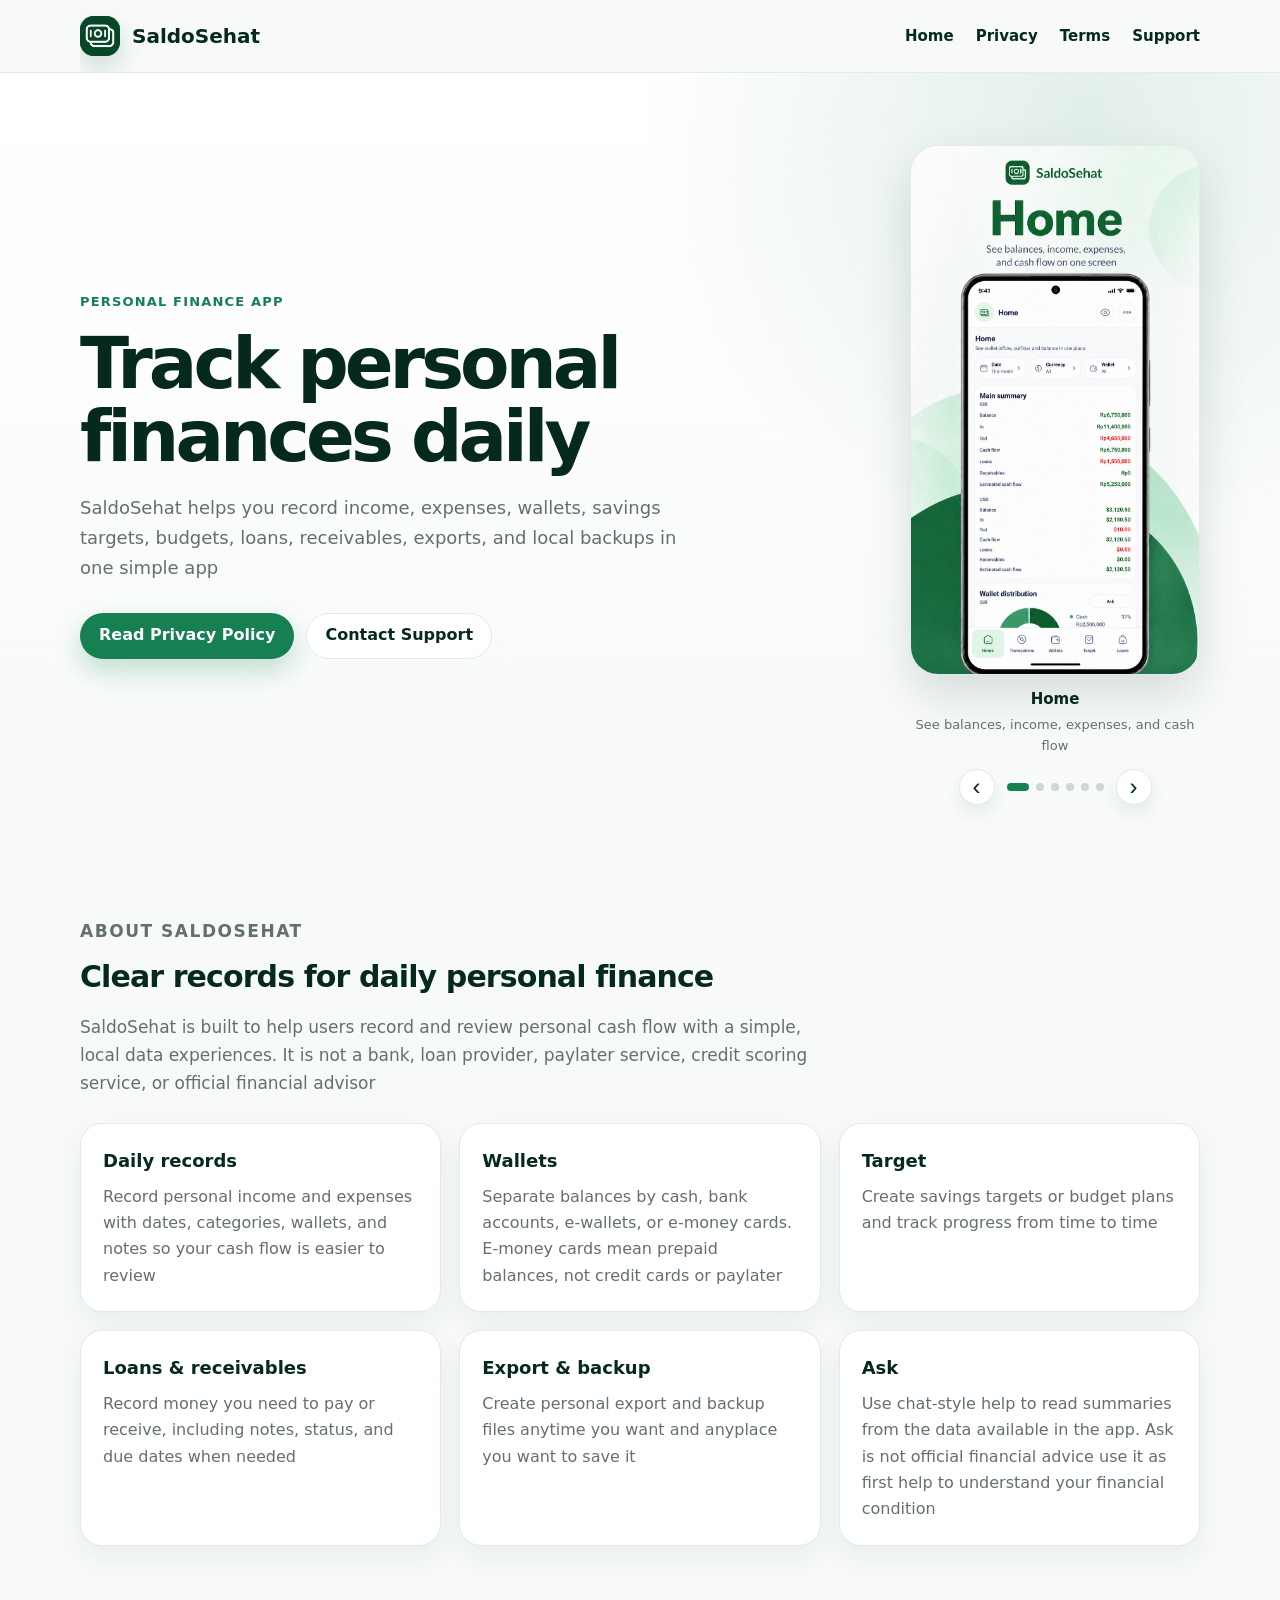
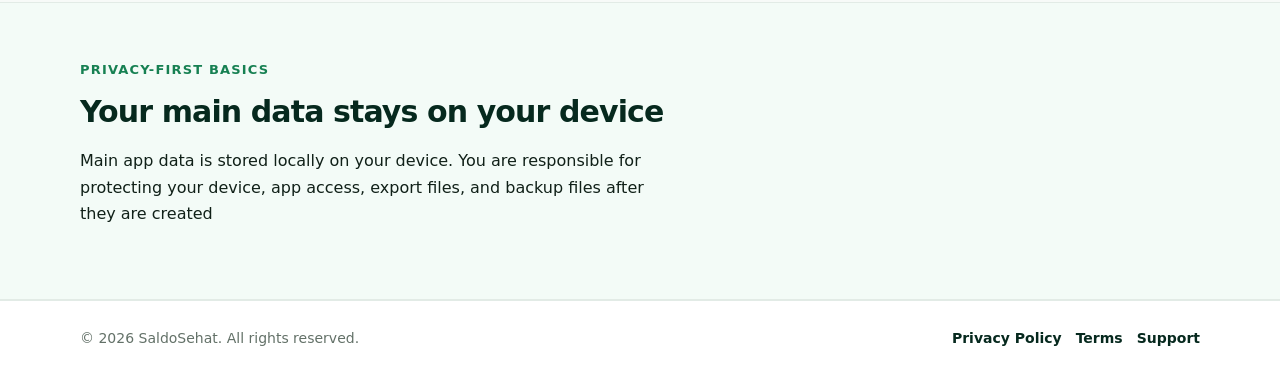
<file: index.html>
<!DOCTYPE html>
<html lang="en">
<head>
  <meta charset="UTF-8" />
  <meta name="viewport" content="width=device-width, initial-scale=1.0" />
  <title>SaldoSehat - Personal Finance Tracker</title>
  <meta
    name="description"
    content="SaldoSehat helps you track income, expenses, wallets, savings targets, loans, receivables, exports, and local backups"
  />
  <link rel="stylesheet" href="style.css" />
</head>

<body>
  <header class="site-header">
    <div class="container header-inner">
      <a class="brand" href="index.html" aria-label="SaldoSehat home">
        <img
          class="brand-mark"
          src="images/saldosehat_logo.png"
          alt=""
          aria-hidden="true"
        />
        <span class="brand-name">SaldoSehat</span>
      </a>

      <nav class="nav" aria-label="Main navigation">
        <a href="index.html">Home</a>
        <a href="privacy.html">Privacy</a>
        <a href="terms.html">Terms</a>
        <a href="support.html">Support</a>
      </nav>
    </div>
  </header>

  <main>
    <section class="hero">
      <div class="container hero-grid">
        <div class="hero-copy">
          <p class="eyebrow">Personal finance app</p>
          <h1>Track personal finances daily</h1>
          <p class="hero-text">
            SaldoSehat helps you record income, expenses, wallets, savings targets,
            budgets, loans, receivables, exports, and local backups in one simple app
          </p>

          <div class="hero-actions">
            <a class="button primary" href="privacy.html">Read Privacy Policy</a>
            <a class="button secondary" href="support.html">Contact Support</a>
          </div>
        </div>

        <div class="app-showcase" aria-label="SaldoSehat app screenshots">
          <div class="phone-shell">
            <img
              id="appScreenshot"
              src="images/saldosehat_home.png"
              alt="SaldoSehat Home screen"
            />
          </div>

          <div class="carousel-caption">
            <strong id="screenshotTitle">Home</strong>
            <span id="screenshotDesc">See balances, income, expenses, and cash flow</span>
          </div>

          <div class="carousel-controls">
            <button
              type="button"
              class="carousel-btn"
              onclick="prevScreenshot()"
              aria-label="Previous screenshot"
            >
              ‹
            </button>

            <div class="carousel-dots" aria-label="Screenshot navigation">
              <button type="button" class="dot active" onclick="goScreenshot(0)" aria-label="Home"></button>
              <button type="button" class="dot" onclick="goScreenshot(1)" aria-label="Transactions"></button>
              <button type="button" class="dot" onclick="goScreenshot(2)" aria-label="Wallets"></button>
              <button type="button" class="dot" onclick="goScreenshot(3)" aria-label="Target"></button>
              <button type="button" class="dot" onclick="goScreenshot(4)" aria-label="Loans"></button>
              <button type="button" class="dot" onclick="goScreenshot(5)" aria-label="Ask"></button>
            </div>

            <button
              type="button"
              class="carousel-btn"
              onclick="nextScreenshot()"
              aria-label="Next screenshot"
            >
              ›
            </button>
          </div>
        </div>
      </div>
    </section>

    <section class="section">
      <div class="container">
        <div class="section-heading">
          <p class="eyebrow">About SaldoSehat</p>
          <h2>Clear records for daily personal finance</h2>
          <p>
            SaldoSehat is built to help users record and review personal cash flow
            with a simple, local data experiences. It is not a bank, loan provider,
            paylater service, credit scoring service, or official financial advisor
          </p>
        </div>

        <div class="cards">
          <article class="card">
            <h3>Daily records</h3>
            <p>Record personal income and expenses with dates, categories, wallets, and notes so your cash flow is easier to review</p>
          </article>

          <article class="card">
            <h3>Wallets</h3>
            <p>Separate balances by cash, bank accounts, e-wallets, or e-money cards. E-money cards mean prepaid balances, not credit cards or paylater</p>
          </article>

          <article class="card">
            <h3>Target</h3>
            <p>Create savings targets or budget plans and track progress from time to time</p>
          </article>

          <article class="card">
            <h3>Loans & receivables</h3>
            <p>Record money you need to pay or receive, including notes, status, and due dates when needed</p>
          </article>

          <article class="card">
            <h3>Export & backup</h3>
            <p>Create personal export and backup files anytime you want and anyplace you want to save it</p>
          </article>

          <article class="card">
            <h3>Ask</h3>
            <p>Use chat-style help to read summaries from the data available in the app. Ask is not official financial advice use it as first help to understand your financial condition</p>
          </article>
        </div>
      </div>
    </section>

    <section class="section soft">
      <div class="container split-section">
        <div>
          <p class="eyebrow">Privacy-first basics</p>
          <h2>Your main data stays on your device</h2>
          <p>
            Main app data is stored locally on your device. You are responsible for
            protecting your device, app access, export files, and backup files after
            they are created
          </p>
        </div>
      </div>
    </section>
  </main>

  <footer class="site-footer">
    <div class="container footer-inner">
      <p>© 2026 SaldoSehat. All rights reserved.</p>
      <div class="footer-links">
        <a href="privacy.html">Privacy Policy</a>
        <a href="terms.html">Terms</a>
        <a href="support.html">Support</a>
      </div>
    </div>
  </footer>

  <script>
    const screenshots = [
      {
        src: "images/saldosehat_home.png",
        alt: "SaldoSehat Home screen",
        title: "Home",
        desc: "See balances, income, expenses, and cash flow"
      },
      {
        src: "images/saldosehat_transactions.png",
        alt: "SaldoSehat Transactions screen",
        title: "Transactions",
        desc: "Record income, expenses, and transfers quickly"
      },
      {
        src: "images/saldosehat_wallets.png",
        alt: "SaldoSehat Wallets screen",
        title: "Wallets",
        desc: "Manage balances by wallet and currency"
      },
      {
        src: "images/saldosehat_target.png",
        alt: "SaldoSehat Target screen",
        title: "Target",
        desc: "Track savings targets and budgets with clear progress"
      },
      {
        src: "images/saldosehat_loans.png",
        alt: "SaldoSehat Loans screen",
        title: "Loans",
        desc: "Manage loans and receivables, due dates, and payments"
      },
      {
        src: "images/saldosehat_ask.png",
        alt: "SaldoSehat Ask screen",
        title: "Ask",
        desc: "Read financial summaries and key questions faster"
      }
    ];

    let currentScreenshot = 0;

    function renderScreenshot() {
      const image = document.getElementById("appScreenshot");
      const title = document.getElementById("screenshotTitle");
      const desc = document.getElementById("screenshotDesc");
      const dots = document.querySelectorAll(".dot");

      image.src = screenshots[currentScreenshot].src;
      image.alt = screenshots[currentScreenshot].alt;
      title.textContent = screenshots[currentScreenshot].title;
      desc.textContent = screenshots[currentScreenshot].desc;

      dots.forEach((dot, index) => {
        dot.classList.toggle("active", index === currentScreenshot);
      });
    }

    function nextScreenshot() {
      currentScreenshot = (currentScreenshot + 1) % screenshots.length;
      renderScreenshot();
    }

    function prevScreenshot() {
      currentScreenshot = (currentScreenshot - 1 + screenshots.length) % screenshots.length;
      renderScreenshot();
    }

    function goScreenshot(index) {
      currentScreenshot = index;
      renderScreenshot();
    }
  </script>
</body>
</html>
</file>
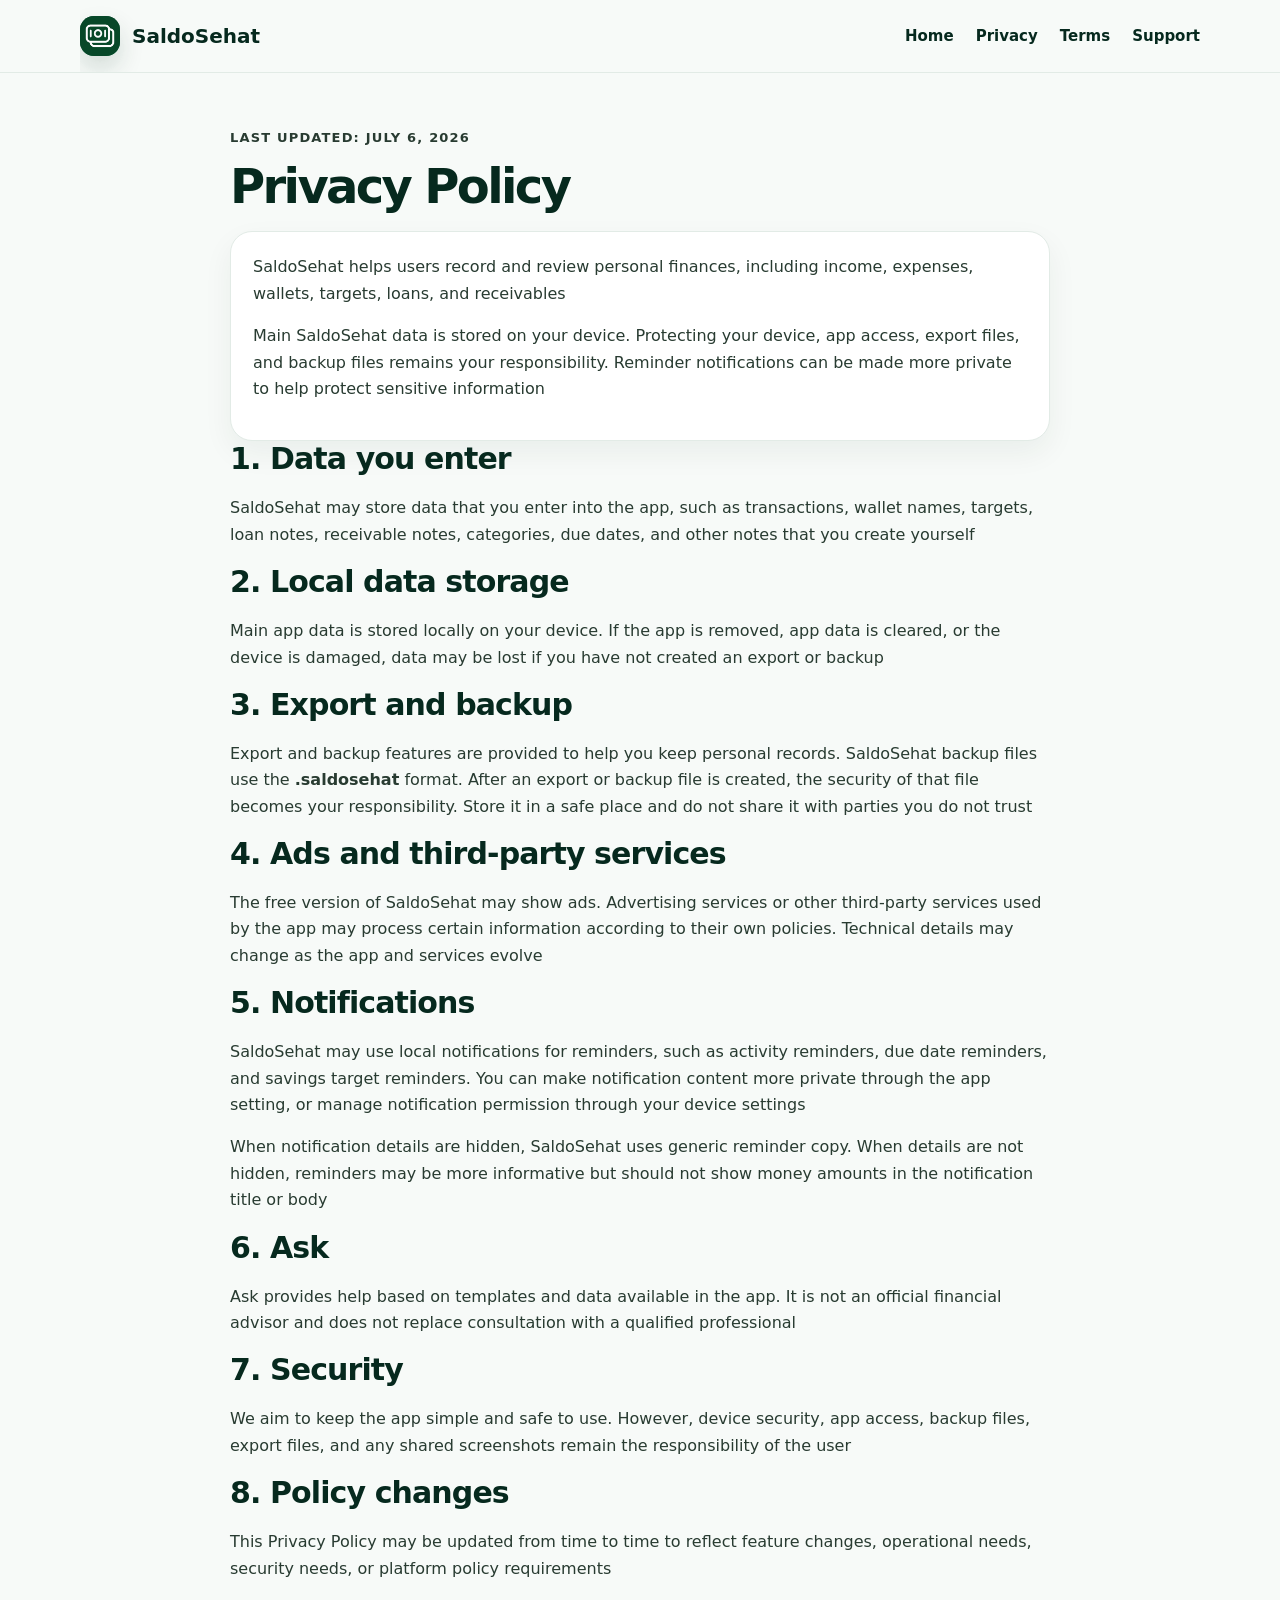
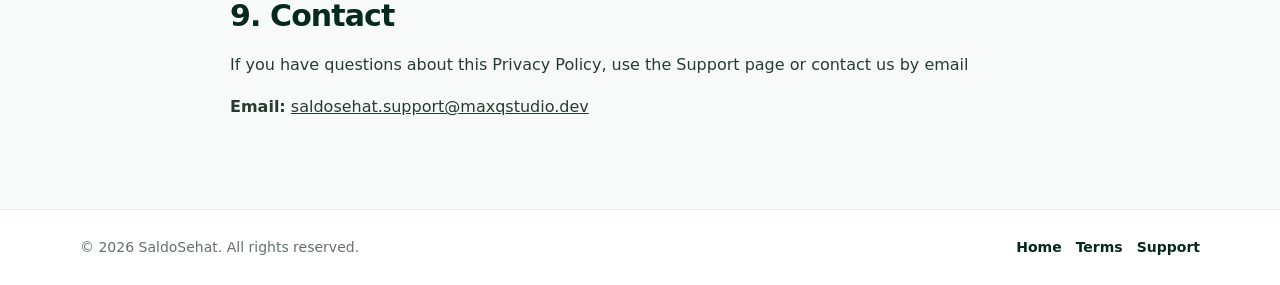
<file: privacy.html>
<!DOCTYPE html>
<html lang="en">
<head>
  <meta charset="UTF-8" />
  <meta name="viewport" content="width=device-width, initial-scale=1.0" />
  <title>Privacy Policy - SaldoSehat</title>
  <meta name="description" content="Privacy Policy for SaldoSehat, a local-first personal finance tracker" />
  <link rel="stylesheet" href="style.css" />
</head>
<body>
  <header class="site-header">
    <div class="container header-inner">
      <a class="brand" href="index.html" aria-label="SaldoSehat home">
        <img
          class="brand-mark"
          src="images/saldosehat_logo.png"
          alt=""
          aria-hidden="true"
        />
        <span class="brand-name">SaldoSehat</span>
      </a>

      <nav class="nav" aria-label="Main navigation">
        <a href="index.html">Home</a>
        <a href="privacy.html">Privacy</a>
        <a href="terms.html">Terms</a>
        <a href="support.html">Support</a>
      </nav>
    </div>
  </header>

  <main class="page">
    <div class="container narrow">
      <p class="eyebrow">Last updated: July 6, 2026</p>
      <h1>Privacy Policy</h1>

      <div class="content-card">
        <p>
          SaldoSehat helps users record and review personal finances, including income,
          expenses, wallets, targets, loans, and receivables
        </p>
        <p>
          Main SaldoSehat data is stored on your device. Protecting your device, app
          access, export files, and backup files remains your responsibility. Reminder
          notifications can be made more private to help protect sensitive information
        </p>
      </div>

      <h2>1. Data you enter</h2>
      <p>
        SaldoSehat may store data that you enter into the app, such as transactions,
        wallet names, targets, loan notes, receivable notes, categories, due dates,
        and other notes that you create yourself
      </p>

      <h2>2. Local data storage</h2>
      <p>
        Main app data is stored locally on your device. If the app is removed, app
        data is cleared, or the device is damaged, data may be lost if you have not
        created an export or backup
      </p>

      <h2>3. Export and backup</h2>
      <p>
        Export and backup features are provided to help you keep personal records.
        SaldoSehat backup files use the <strong>.saldosehat</strong> format. After an
        export or backup file is created, the security of that file becomes your
        responsibility. Store it in a safe place and do not share it with parties you
        do not trust
      </p>

      <h2>4. Ads and third-party services</h2>
      <p>
        The free version of SaldoSehat may show ads. Advertising services or other
        third-party services used by the app may process certain information according
        to their own policies. Technical details may change as the app and services
        evolve
      </p>

      <h2>5. Notifications</h2>
      <p>
        SaldoSehat may use local notifications for reminders, such as activity reminders,
        due date reminders, and savings target reminders. You can make notification
        content more private through the app setting, or manage notification permission
        through your device settings
      </p>
      <p>
        When notification details are hidden, SaldoSehat uses generic reminder copy.
        When details are not hidden, reminders may be more informative but should not
        show money amounts in the notification title or body
      </p>

      <h2>6. Ask</h2>
      <p>
        Ask provides help based on templates and data available in the app. It is not
        an official financial advisor and does not replace consultation with a qualified
        professional
      </p>

      <h2>7. Security</h2>
      <p>
        We aim to keep the app simple and safe to use. However, device security, app
        access, backup files, export files, and any shared screenshots remain the
        responsibility of the user
      </p>

      <h2>8. Policy changes</h2>
      <p>
        This Privacy Policy may be updated from time to time to reflect feature changes,
        operational needs, security needs, or platform policy requirements
      </p>

      <h2>9. Contact</h2>
      <p>
        If you have questions about this Privacy Policy, use the Support page or contact
        us by email
      </p>
      <p><strong>Email:</strong> <a href="mailto:saldosehat.support@maxqstudio.dev">saldosehat.support@maxqstudio.dev</a></p>
    </div>
  </main>

  <footer class="site-footer">
    <div class="container footer-inner">
      <p>© 2026 SaldoSehat. All rights reserved.</p>
      <div class="footer-links">
        <a href="index.html">Home</a>
        <a href="terms.html">Terms</a>
        <a href="support.html">Support</a>
      </div>
    </div>
  </footer>
</body>
</html>
</file>
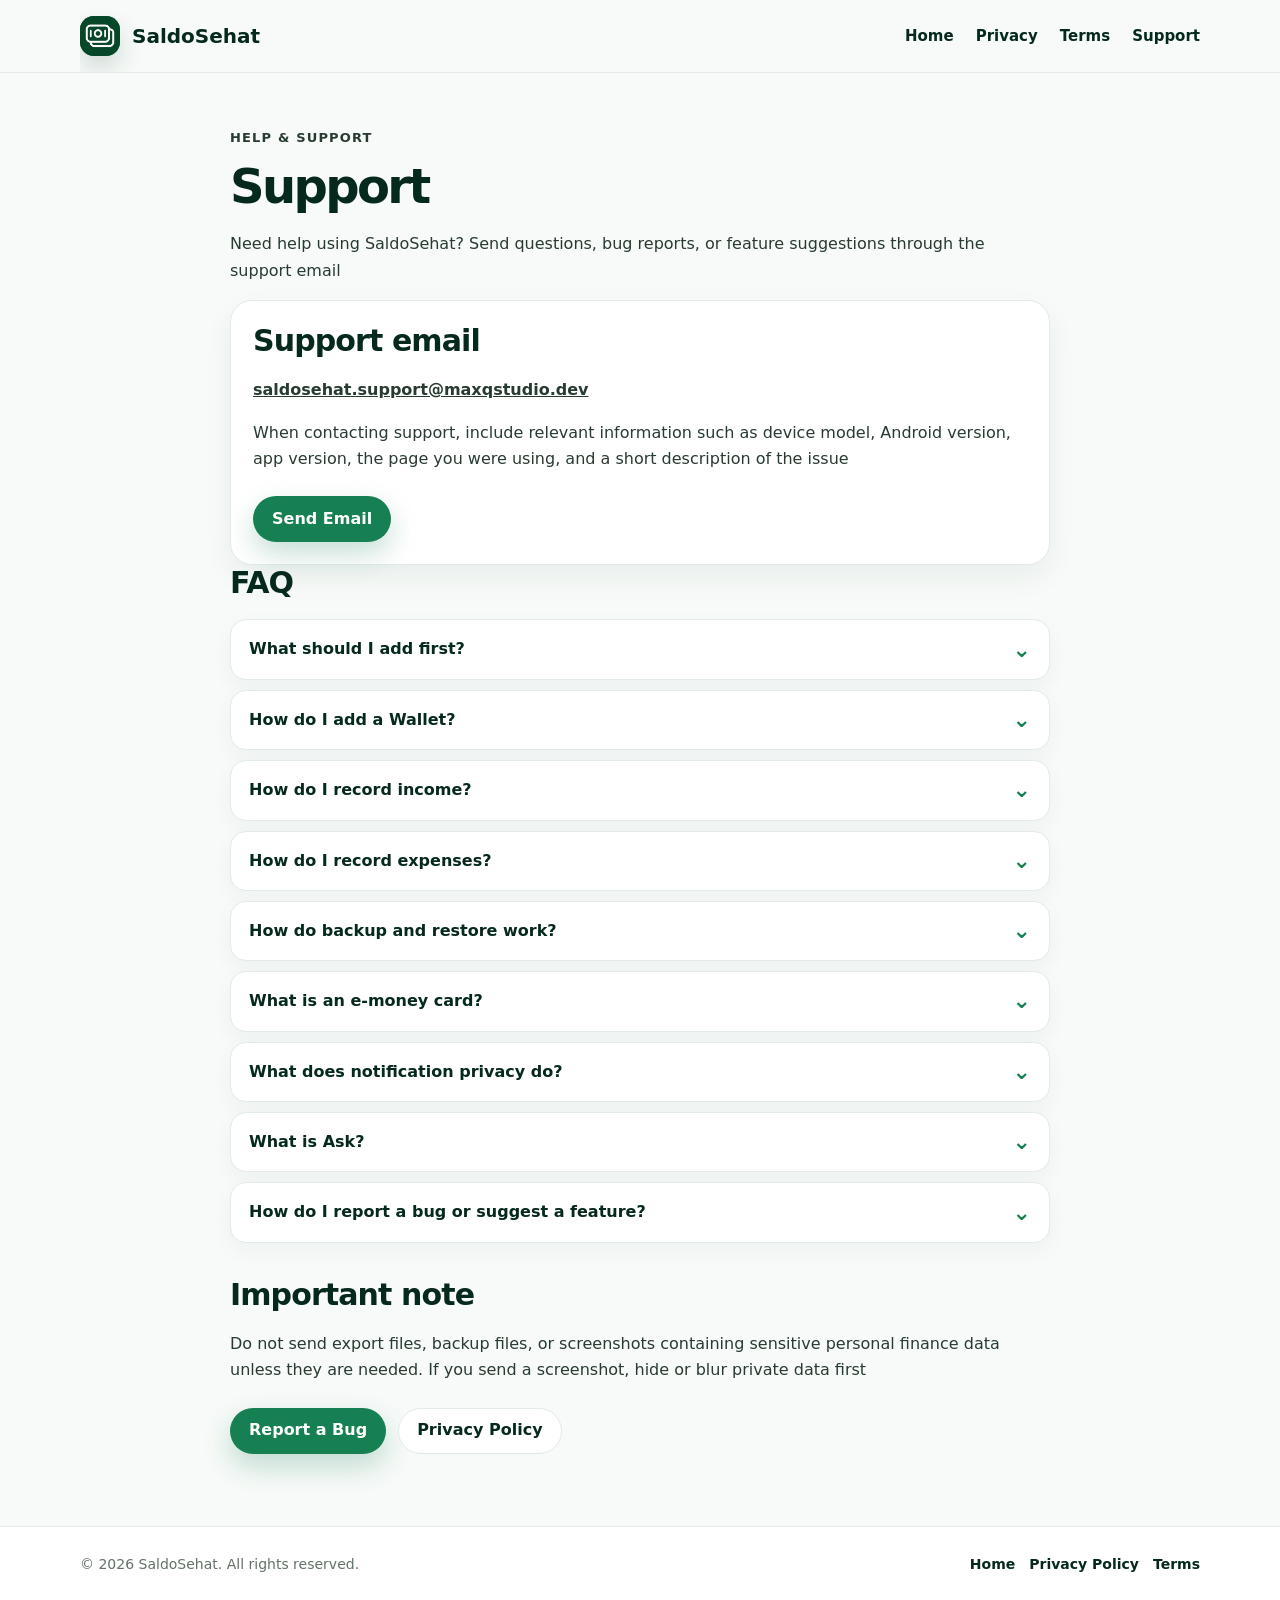
<file: support.html>
<!DOCTYPE html>
<html lang="en">
<head>
  <meta charset="UTF-8" />
  <meta name="viewport" content="width=device-width, initial-scale=1.0" />
  <title>Support - SaldoSehat</title>
  <meta name="description" content="Help and support page for SaldoSehat" />
  <link rel="stylesheet" href="style.css" />
</head>
<body>
  <header class="site-header">
    <div class="container header-inner">
      <a class="brand" href="index.html" aria-label="SaldoSehat home">
        <img
          class="brand-mark"
          src="images/saldosehat_logo.png"
          alt=""
          aria-hidden="true"
        />
        <span class="brand-name">SaldoSehat</span>
      </a>

      <nav class="nav" aria-label="Main navigation">
        <a href="index.html">Home</a>
        <a href="privacy.html">Privacy</a>
        <a href="terms.html">Terms</a>
        <a href="support.html">Support</a>
      </nav>
    </div>
  </header>

  <main class="page">
    <div class="container narrow">
      <p class="eyebrow">Help & Support</p>
      <h1>Support</h1>
      <p>
        Need help using SaldoSehat? Send questions, bug reports, or feature suggestions
        through the support email
      </p>

      <div class="content-card support-card">
        <h2>Support email</h2>
        <p><strong><a href="mailto:saldosehat.support@maxqstudio.dev">saldosehat.support@maxqstudio.dev</a></strong></p>
        <p>
          When contacting support, include relevant information such as device model,
          Android version, app version, the page you were using, and a short description
          of the issue
        </p>
        <a class="button primary" href="mailto:saldosehat.support@maxqstudio.dev?subject=SaldoSehat%20Support%20Request">Send Email</a>
      </div>

      <h2>FAQ</h2>
      <div class="faq-list">
        <details>
          <summary>What should I add first?</summary>
          <p>
            Start with Wallets. Add your cash, bank account, e-wallet, or e-money card first.
            Then record income and expenses using the correct wallet so your balances stay easier
            to review. After that, add targets, loans, receivables, and create backups regularly
          </p>
        </details>

        <details>
          <summary>How do I add a Wallet?</summary>
          <p>
            A Wallet represents where your money is stored, such as cash, a bank account,
            an e-wallet, or an e-money card. After creating a Wallet, choose it when recording
            a transaction so the related balance is updated correctly
          </p>
        </details>

        <details>
          <summary>How do I record income?</summary>
          <p>
            Use Transactions and choose an income record. Add the amount, date, category,
            wallet, and an optional note. Examples include salary, business income, bonuses,
            or other money received
          </p>
        </details>

        <details>
          <summary>How do I record expenses?</summary>
          <p>
            Use Transactions and choose an expense record. Add the amount, date, category,
            wallet, and an optional note. Make sure the selected Wallet is correct so your
            balance remains easier to review
          </p>
        </details>

        <details>
          <summary>How do backup and restore work?</summary>
          <p>
            SaldoSehat backup files use the <strong>.saldosehat</strong> format. Store backup
            files in a safe place that you trust. Restore accepts valid SaldoSehat backup files
            only. Generic <strong>.json</strong> files are not supported for restore
          </p>
        </details>

        <details>
          <summary>What is an e-money card?</summary>
          <p>
            An e-money card is a prepaid wallet balance, such as a transport card, toll card,
            or prepaid electronic money card. It is not a credit card, paylater product, loan,
            or credit limit
          </p>
        </details>

        <details>
          <summary>What does notification privacy do?</summary>
          <p>
            Hide notification details changes only the notification content. When enabled,
            notifications still appear but use more private wording. When disabled, reminders
            can be more informative, but they should not show money amounts in the notification
            title or body
          </p>
        </details>

        <details>
          <summary>What is Ask?</summary>
          <p>
            Ask helps you read summaries based on data available in the app. It is based on
            available questions and templates, and it is not an official financial advisor
          </p>
        </details>

        <details>
          <summary>How do I report a bug or suggest a feature?</summary>
          <p>
            Contact support at saldosehat.support@maxqstudio.dev. Include the steps you took,
            what happened, what you expected, the page you were using, and device details when
            possible. Avoid sharing sensitive financial data unless it is necessary
          </p>
        </details>
      </div>

      <h2>Important note</h2>
      <p>
        Do not send export files, backup files, or screenshots containing sensitive personal
        finance data unless they are needed. If you send a screenshot, hide or blur private data first
      </p>

      <div class="support-links">
        <a class="button primary" href="mailto:saldosehat.support@maxqstudio.dev?subject=SaldoSehat%20Bug%20Report">Report a Bug</a>
        <a class="button secondary" href="privacy.html">Privacy Policy</a>
      </div>
    </div>
  </main>

  <footer class="site-footer">
    <div class="container footer-inner">
      <p>© 2026 SaldoSehat. All rights reserved.</p>
      <div class="footer-links">
        <a href="index.html">Home</a>
        <a href="privacy.html">Privacy Policy</a>
        <a href="terms.html">Terms</a>
      </div>
    </div>
  </footer>
</body>
</html>
</file>
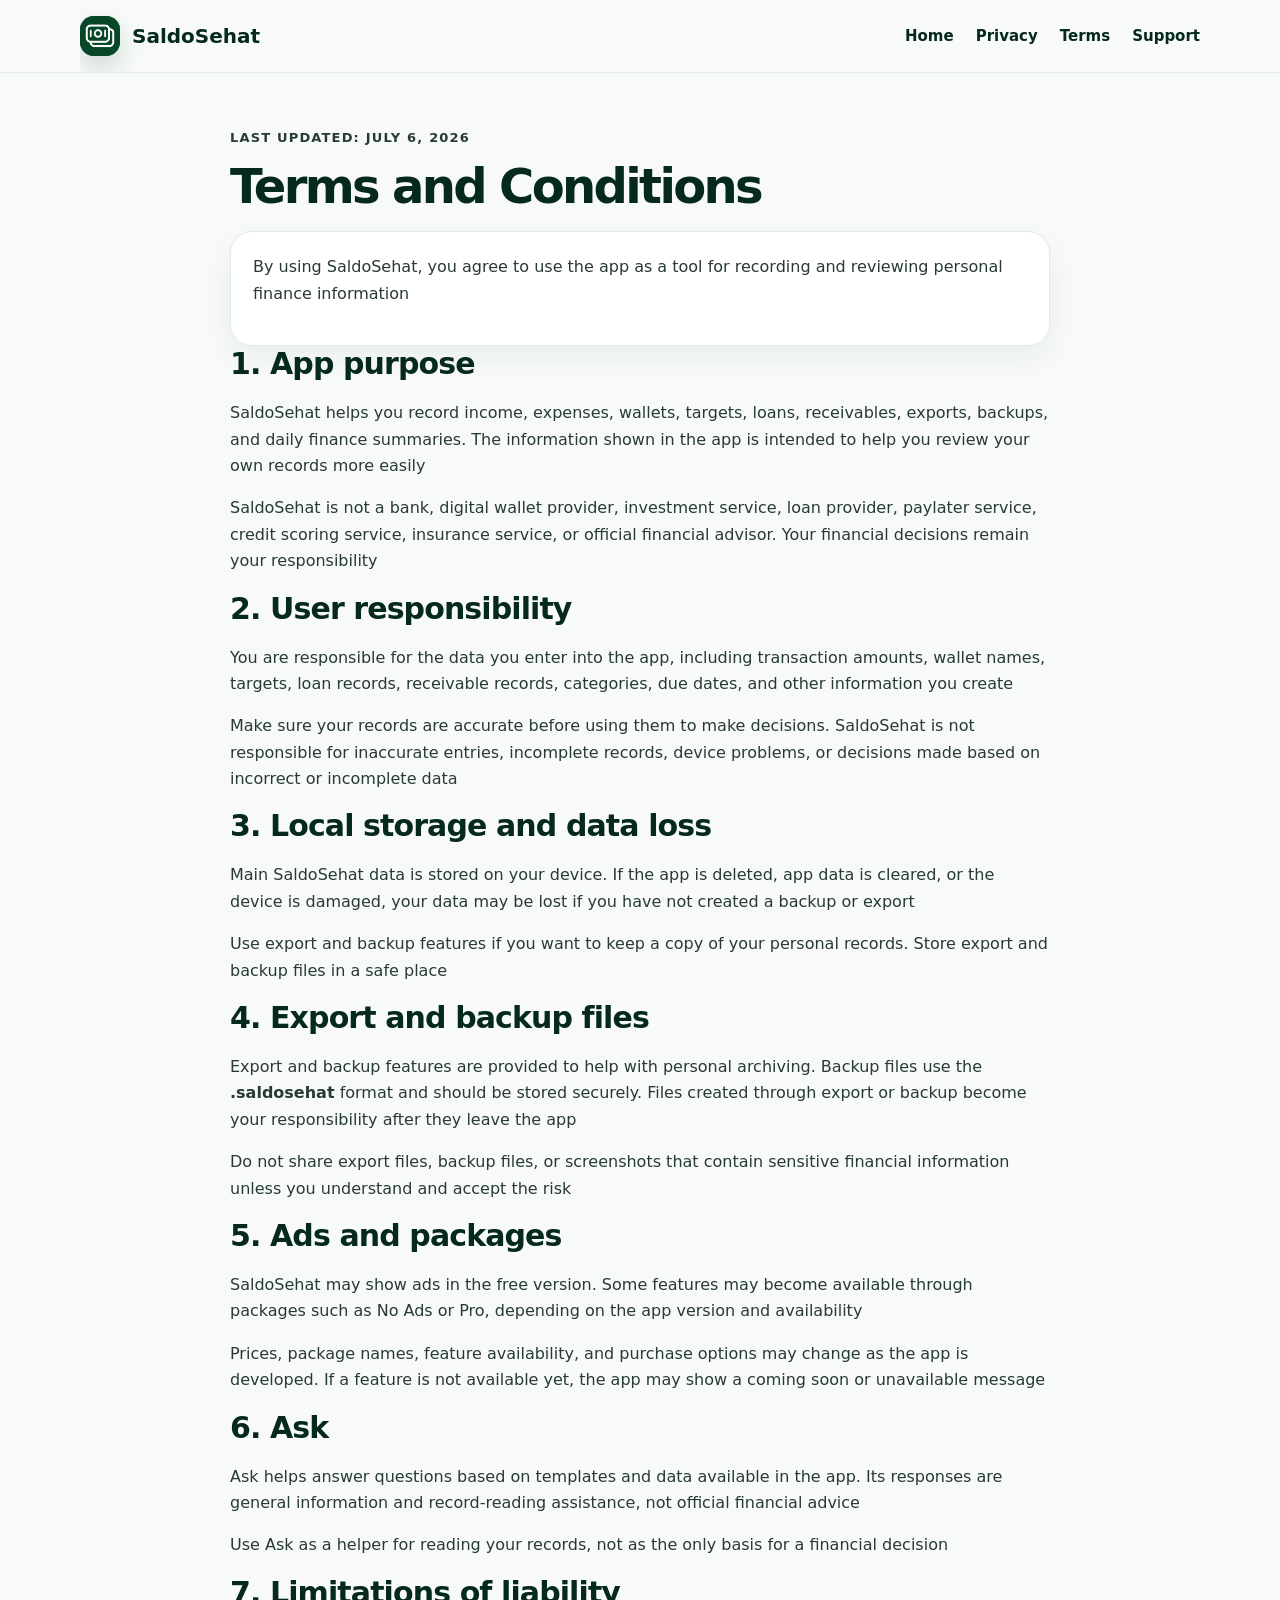
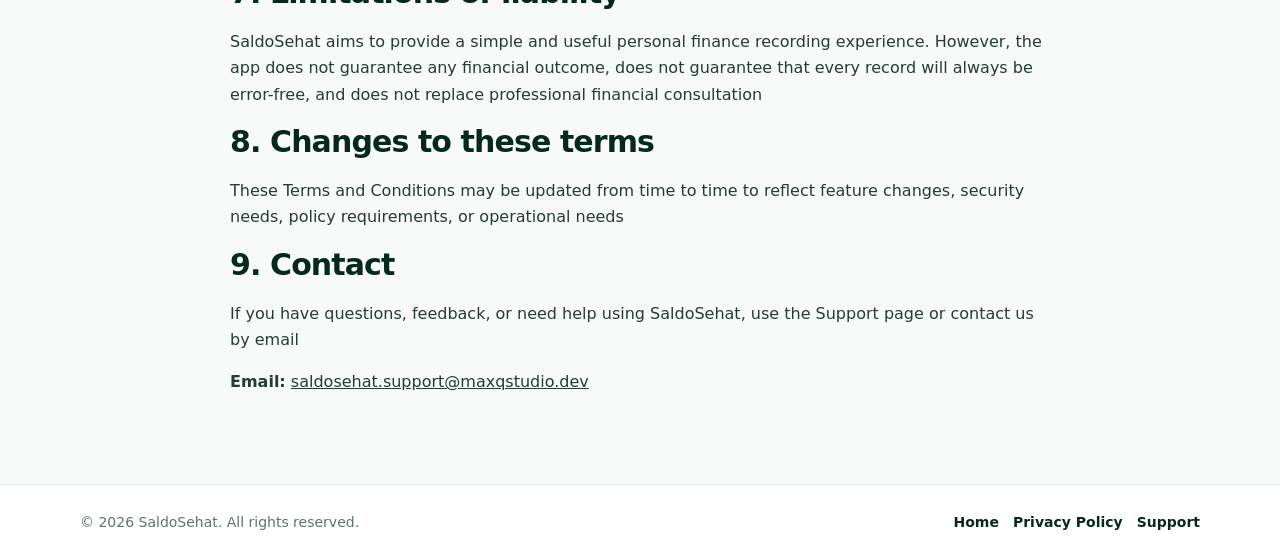
<file: terms.html>
<!DOCTYPE html>
<html lang="en">
<head>
  <meta charset="UTF-8" />
  <meta name="viewport" content="width=device-width, initial-scale=1.0" />
  <title>Terms and Conditions - SaldoSehat</title>
  <meta name="description" content="Terms and Conditions for using SaldoSehat" />
  <link rel="stylesheet" href="style.css" />
</head>
<body>
  <header class="site-header">
    <div class="container header-inner">
      <a class="brand" href="index.html" aria-label="SaldoSehat home">
        <img
          class="brand-mark"
          src="images/saldosehat_logo.png"
          alt=""
          aria-hidden="true"
        />
        <span class="brand-name">SaldoSehat</span>
      </a>

      <nav class="nav" aria-label="Main navigation">
        <a href="index.html">Home</a>
        <a href="privacy.html">Privacy</a>
        <a href="terms.html">Terms</a>
        <a href="support.html">Support</a>
      </nav>
    </div>
  </header>

  <main class="page">
    <div class="container narrow">
      <p class="eyebrow">Last updated: July 6, 2026</p>
      <h1>Terms and Conditions</h1>

      <div class="content-card">
        <p>
          By using SaldoSehat, you agree to use the app as a tool for recording and
          reviewing personal finance information
        </p>
      </div>

      <h2>1. App purpose</h2>
      <p>
        SaldoSehat helps you record income, expenses, wallets, targets, loans,
        receivables, exports, backups, and daily finance summaries. The information
        shown in the app is intended to help you review your own records more easily
      </p>
      <p>
        SaldoSehat is not a bank, digital wallet provider, investment service, loan
        provider, paylater service, credit scoring service, insurance service, or
        official financial advisor. Your financial decisions remain your responsibility
      </p>

      <h2>2. User responsibility</h2>
      <p>
        You are responsible for the data you enter into the app, including transaction
        amounts, wallet names, targets, loan records, receivable records, categories,
        due dates, and other information you create
      </p>
      <p>
        Make sure your records are accurate before using them to make decisions.
        SaldoSehat is not responsible for inaccurate entries, incomplete records,
        device problems, or decisions made based on incorrect or incomplete data
      </p>

      <h2>3. Local storage and data loss</h2>
      <p>
        Main SaldoSehat data is stored on your device. If the app is deleted, app data
        is cleared, or the device is damaged, your data may be lost if you have not
        created a backup or export
      </p>
      <p>
        Use export and backup features if you want to keep a copy of your personal
        records. Store export and backup files in a safe place
      </p>

      <h2>4. Export and backup files</h2>
      <p>
        Export and backup features are provided to help with personal archiving.
        Backup files use the <strong>.saldosehat</strong> format and should be stored
        securely. Files created through export or backup become your responsibility
        after they leave the app
      </p>
      <p>
        Do not share export files, backup files, or screenshots that contain sensitive
        financial information unless you understand and accept the risk
      </p>

      <h2>5. Ads and packages</h2>
      <p>
        SaldoSehat may show ads in the free version. Some features may become available
        through packages such as No Ads or Pro, depending on the app version and
        availability
      </p>
      <p>
        Prices, package names, feature availability, and purchase options may change
        as the app is developed. If a feature is not available yet, the app may show a
        coming soon or unavailable message
      </p>

      <h2>6. Ask</h2>
      <p>
        Ask helps answer questions based on templates and data available in the app.
        Its responses are general information and record-reading assistance, not
        official financial advice
      </p>
      <p>
        Use Ask as a helper for reading your records, not as the only basis for a
        financial decision
      </p>

      <h2>7. Limitations of liability</h2>
      <p>
        SaldoSehat aims to provide a simple and useful personal finance recording
        experience. However, the app does not guarantee any financial outcome, does
        not guarantee that every record will always be error-free, and does not replace
        professional financial consultation
      </p>

      <h2>8. Changes to these terms</h2>
      <p>
        These Terms and Conditions may be updated from time to time to reflect feature
        changes, security needs, policy requirements, or operational needs
      </p>

      <h2>9. Contact</h2>
      <p>
        If you have questions, feedback, or need help using SaldoSehat, use the Support
        page or contact us by email
      </p>
      <p><strong>Email:</strong> <a href="mailto:saldosehat.support@maxqstudio.dev">saldosehat.support@maxqstudio.dev</a></p>
    </div>
  </main>

  <footer class="site-footer">
    <div class="container footer-inner">
      <p>© 2026 SaldoSehat. All rights reserved.</p>
      <div class="footer-links">
        <a href="index.html">Home</a>
        <a href="privacy.html">Privacy Policy</a>
        <a href="support.html">Support</a>
      </div>
    </div>
  </footer>
</body>
</html>
</file>
<file: style.css>
:root {
  --green-950: #06291e;
  --green-900: #0f3d2e;
  --green-800: #145a3f;
  --green-700: #168052;
  --green-100: #e7f7ef;
  --green-50: #f3fbf7;
  --text: #102018;
  --muted: #637168;
  --line: #e2ebe6;
  --card: #ffffff;
  --bg: #f7faf8;
  --shadow: 0 18px 45px rgba(12, 55, 38, 0.1);
}

* {
  box-sizing: border-box;
}

body {
  margin: 0;
  font-family: Inter, ui-sans-serif, system-ui, -apple-system, BlinkMacSystemFont, "Segoe UI", sans-serif;
  background: var(--bg);
  color: var(--text);
  line-height: 1.65;
}

a {
  color: inherit;
}

.container {
  width: min(1120px, calc(100% - 32px));
  margin: 0 auto;
}

.narrow {
  max-width: 820px;
}

.site-header {
  position: sticky;
  top: 0;
  z-index: 10;
  background: rgba(247, 250, 248, 0.92);
  backdrop-filter: blur(16px);
  border-bottom: 1px solid var(--line);
}

.header-inner {
  min-height: 72px;
  display: flex;
  align-items: center;
  justify-content: space-between;
  gap: 24px;
  overflow: hidden;
}

.brand {
  display: flex;
  align-items: center;
  text-decoration: none;
}

.brand-mark {
  width: 40px;
  height: 40px;
  display: inline-block;
  object-fit: contain;
  border-radius: 12px;
  flex-shrink: 0;
}

.brand-name {
  font-weight: 900;
  font-size: 20px;
  line-height: 1.1;
  color: var(--green-950);
}

.brand-subtitle {
  margin-top: 3px;
  font-size: 14px;
  color: var(--muted);
}

.nav {
  display: flex;
  gap: 22px;
  font-size: 15px;
  font-weight: 750;
  color: var(--green-950);
  white-space: nowrap;
}

.nav a {
  text-decoration: none;
}

.nav a:hover {
  color: var(--green-700);
}

.hero {
  padding: 72px 0 56px;
  background:
    radial-gradient(circle at 85% 5%, rgba(22, 122, 82, 0.12), transparent 34%),
    linear-gradient(180deg, #ffffff, var(--bg));
}

.hero-grid {
  display: grid;
  grid-template-columns: minmax(0, 1fr) 290px;
  align-items: center;
  gap: 52px;
}

.hero-copy {
  max-width: 680px;
}

.eyebrow {
  margin: 0 0 14px;
  color: var(--green-700);
  font-weight: 900;
  text-transform: uppercase;
  letter-spacing: 0.09em;
  font-size: 13px;
}

h1 {
  margin: 0 0 20px;
  color: var(--green-950);
  font-size: clamp(42px, 6vw, 72px);
  line-height: 1.02;
  letter-spacing: -0.055em;
}

.hero-text {
  max-width: 620px;
  margin: 0;
  font-size: 18px;
  color: var(--muted);
}

.hero-actions {
  display: flex;
  flex-wrap: wrap;
  gap: 12px;
  margin-top: 30px;
}

.button {
  display: inline-flex;
  align-items: center;
  justify-content: center;
  min-height: 46px;
  padding: 0 18px;
  border-radius: 999px;
  font-weight: 850;
  text-decoration: none;
  border: 1px solid transparent;
}

.button.primary {
  background: var(--green-700);
  color: #ffffff;
  box-shadow: 0 12px 28px rgba(22, 122, 82, 0.24);
}

.button.secondary {
  background: #ffffff;
  color: var(--green-950);
  border-color: var(--line);
}

/* Carousel screenshot aplikasi */

.app-showcase {
  width: 100%;
  max-width: 290px;
  margin: 0 auto;
}

.phone-shell {
  width: 100%;
  height: 530px;
  overflow: hidden;
  border-radius: 28px;
  background: #ffffff;
  border: 1px solid var(--line);
  box-shadow: 0 22px 48px rgba(12, 55, 38, 0.15);
}

.phone-shell img {
  width: 100%;
  height: 100%;
  object-fit: cover;
  object-position: top center;
  display: block;
}

.carousel-caption {
  margin-top: 12px;
  text-align: center;
}

.carousel-caption strong {
  display: block;
  color: var(--green-950);
  font-size: 15px;
}

.carousel-caption span {
  display: block;
  margin-top: 2px;
  color: var(--muted);
  font-size: 13px;
}

.carousel-controls {
  margin-top: 12px;
  display: flex;
  align-items: center;
  justify-content: center;
  gap: 12px;
}

.carousel-btn {
  width: 36px;
  height: 36px;
  border-radius: 999px;
  border: 1px solid var(--line);
  background: #ffffff;
  color: var(--green-950);
  font-size: 24px;
  line-height: 1;
  cursor: pointer;
  box-shadow: 0 8px 18px rgba(12, 55, 38, 0.08);
}

.carousel-btn:hover {
  background: var(--green-50);
}

.carousel-dots {
  display: flex;
  align-items: center;
  gap: 7px;
}

.dot {
  width: 8px;
  height: 8px;
  border: 0;
  border-radius: 999px;
  background: #ccd8d2;
  cursor: pointer;
  padding: 0;
}

.dot.active {
  width: 22px;
  background: var(--green-700);
}

.section {
  padding: 56px 0;
}

.section.soft {
  background: var(--green-50);
  border-top: 1px solid var(--line);
  border-bottom: 1px solid var(--line);
}

h2 {
  color: var(--green-950);
  font-size: 30px;
  line-height: 1.2;
  letter-spacing: -0.03em;
  margin: 0 0 18px;
}

h3 {
  color: var(--green-950);
  margin: 0 0 8px;
  font-size: 18px;
}

p {
  margin: 0 0 16px;
}

.cards {
  display: grid;
  grid-template-columns: repeat(3, 1fr);
  gap: 18px;
  margin-top: 22px;
}

.card,
.content-card {
  background: var(--card);
  border: 1px solid var(--line);
  border-radius: 22px;
  padding: 22px;
  box-shadow: 0 12px 30px rgba(12, 55, 38, 0.06);
}

.card p {
  color: var(--muted);
  margin-bottom: 0;
}

.page {
  padding: 54px 0 72px;
}

.page h1 {
  font-size: clamp(34px, 4vw, 48px);
}

.page p,
.page li {
  color: #283b31;
}

ul {
  padding-left: 22px;
}

li {
  margin: 8px 0;
}

.text-link {
  color: var(--green-700);
  font-weight: 850;
  text-decoration: none;
}

.text-link:hover {
  text-decoration: underline;
}

.site-footer {
  border-top: 1px solid var(--line);
  padding: 26px 0;
  background: #ffffff;
}

.footer-inner {
  display: flex;
  align-items: center;
  justify-content: space-between;
  gap: 18px;
  color: var(--muted);
  font-size: 14px;
}

.footer-inner p {
  margin: 0;
}

.footer-links {
  display: flex;
  gap: 14px;
  flex-wrap: wrap;
}

.footer-links a {
  color: var(--green-950);
  text-decoration: none;
  font-weight: 700;
}

.footer-links a:hover {
  color: var(--green-700);
}

@media (max-width: 920px) {
  .hero-grid {
    grid-template-columns: 1fr;
    gap: 44px;
  }

  .hero-copy {
    max-width: 760px;
  }

  .app-showcase {
    max-width: 280px;
  }

  .phone-shell {
    height: 510px;
  }

  .cards {
    grid-template-columns: 1fr 1fr;
  }
}

@media (max-width: 640px) {
  .container {
    width: min(100% - 28px, 1120px);
  }

  .header-inner {
    min-height: auto;
    padding: 16px 0;
    align-items: flex-start;
    flex-direction: column;
  }

  .nav {
    width: 100%;
    gap: 14px;
    flex-wrap: wrap;
    font-size: 14px;
  }

  .hero {
    padding: 44px 0 48px;
  }

  h1 {
    font-size: 42px;
  }

  .hero-text {
    font-size: 16px;
  }

  .app-showcase {
    max-width: 250px;
  }

  .phone-shell {
    height: 460px;
    border-radius: 26px;
  }

  .cards {
    grid-template-columns: 1fr;
  }

  .footer-inner {
    align-items: flex-start;
    flex-direction: column;
  }
}

/* English website refresh */
.brand-mark {
  width: 40px;
  height: 40px;
  display: inline-flex;
  align-items: center;
  justify-content: center;
  margin-right: 12px;
  border-radius: 14px;
  color: #ffffff;
  background: linear-gradient(145deg, var(--green-900), var(--green-700));
  font-size: 18px;
  font-weight: 900;
  box-shadow: 0 12px 24px rgba(12, 55, 38, 0.16);
}

.brand span {
  display: block;
}

.section-heading {
  max-width: 760px;
  margin-bottom: 26px;
}

.section-heading p {
  color: var(--muted);
  font-size: 17px;
}

.split-section {
  display: grid;
  grid-template-columns: minmax(0, 1.1fr) minmax(280px, 0.9fr);
  gap: 28px;
  align-items: center;
}

.compact-card p:last-child,
.support-card p:last-child {
  margin-bottom: 0;
}

.support-card .button {
  margin-top: 8px;
}

.faq-list {
  display: grid;
  gap: 10px;
  margin: 18px 0 34px;
}

.faq-list details {
  border: 1px solid var(--line);
  border-radius: 16px;
  background: #ffffff;
  box-shadow: 0 8px 22px rgba(12, 55, 38, 0.045);
  overflow: hidden;
}

.faq-list summary {
  list-style: none;
  cursor: pointer;
  position: relative;
  padding: 16px 48px 16px 18px;
  font-weight: 850;
  color: var(--green-950);
}

.faq-list summary::-webkit-details-marker {
  display: none;
}

.faq-list summary::after {
  content: "⌄";
  position: absolute;
  right: 18px;
  top: 50%;
  transform: translateY(-50%);
  font-size: 22px;
  color: var(--green-700);
}

.faq-list details[open] summary::after {
  content: "⌃";
}

.faq-list details p {
  margin: 0;
  padding: 0 18px 18px;
  color: var(--muted);
}

.support-links {
  display: flex;
  flex-wrap: wrap;
  gap: 12px;
  margin-top: 24px;
}

@media (max-width: 920px) {
  .split-section {
    grid-template-columns: 1fr;
  }
}
</file>
